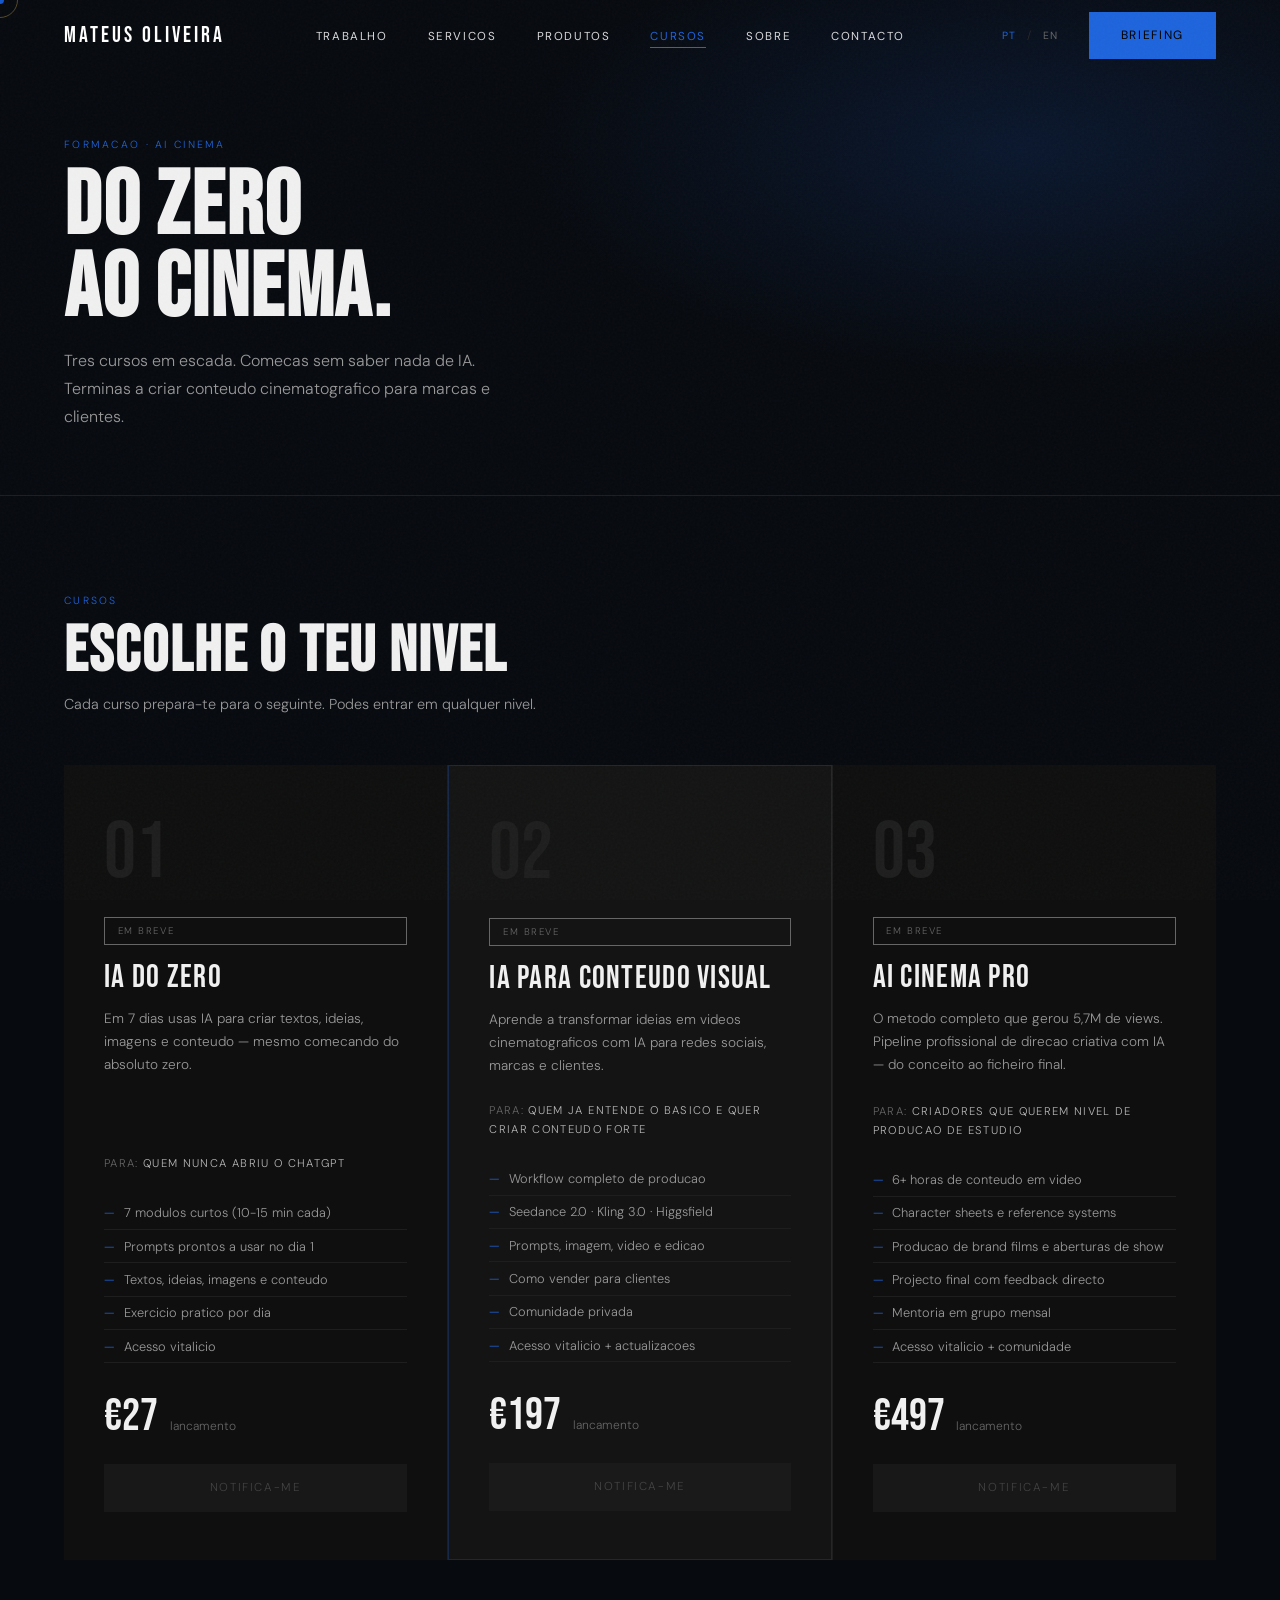
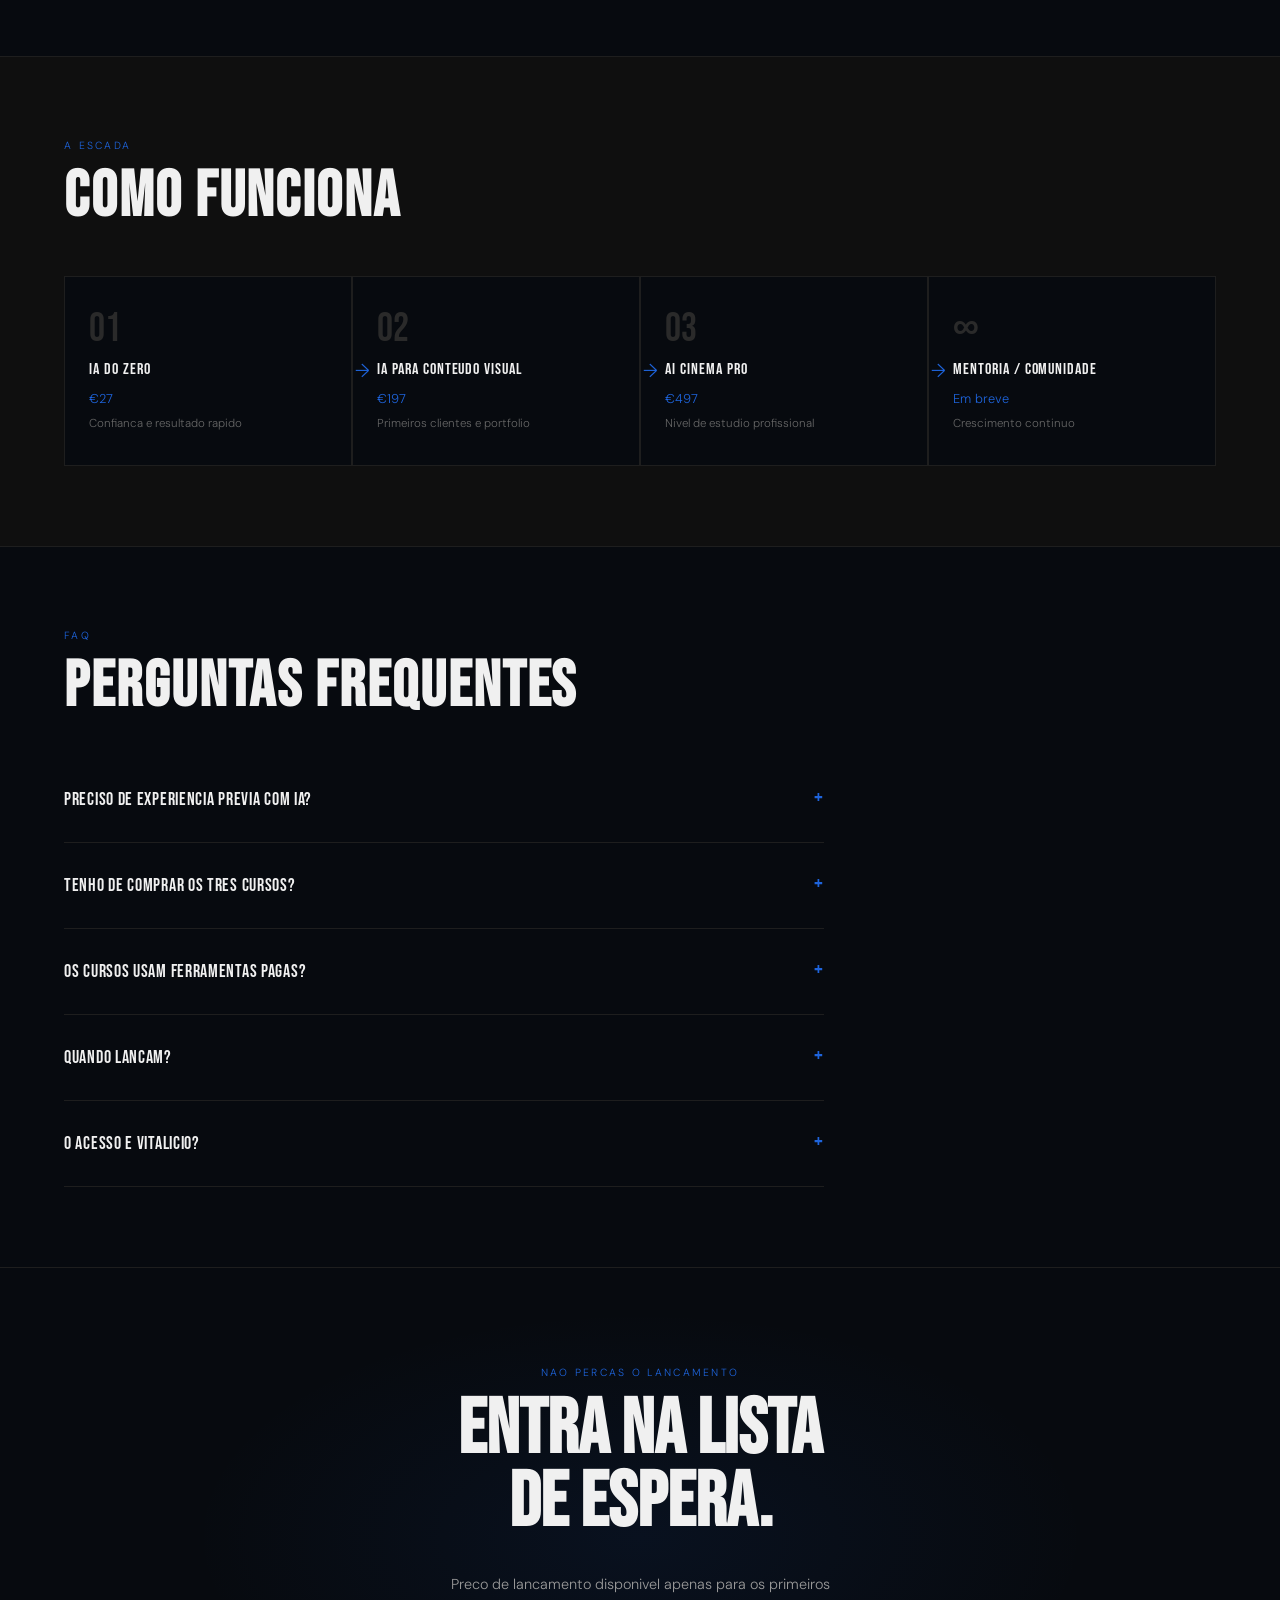
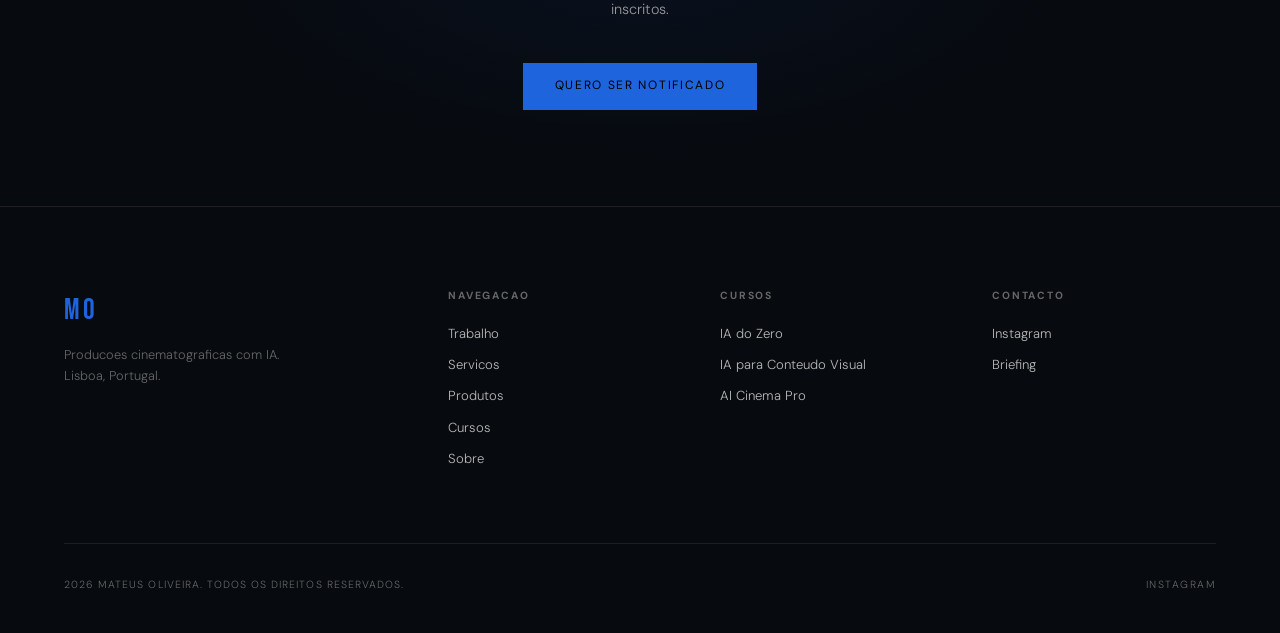
<file: courses.html>
<!DOCTYPE html>
<html lang="pt">
<head>
  <meta charset="UTF-8" />
  <meta name="viewport" content="width=device-width, initial-scale=1.0" />
  <title>Cursos — Mateus Oliveira · AI Cinema</title>
  <meta name="description" content="Aprende a criar conteudo cinematografico com IA. De zero ao nivel profissional." />
  <link rel="icon" type="image/svg+xml" href="data:image/svg+xml,<svg xmlns='http://www.w3.org/2000/svg' viewBox='0 0 32 32'><rect width='32' height='32' fill='%23070A0F'/><text x='16' y='22' text-anchor='middle' font-size='18' fill='%231E64DC' font-family='serif'>M</text></svg>" />
  <link rel="stylesheet" href="css/style.css" />
  <style>
    /* ── PAGE HERO ─────────────────────────────────────── */
    .page-hero {
      min-height: 50vh;
      display: flex; flex-direction: column;
      justify-content: flex-end;
      padding: calc(var(--nav-h) + 4rem) 4rem 4rem;
      position: relative; overflow: hidden;
      border-bottom: 1px solid var(--border);
    }
    .page-hero-bg {
      position: absolute; inset: 0; z-index: 0;
      background: radial-gradient(ellipse 60% 70% at 80% 30%, rgba(30,100,220,.15) 0%, transparent 65%);
    }
    .page-hero-content { position: relative; z-index: 1; }
    .page-hero h1 {
      font-family: var(--font-display);
      font-size: clamp(3.5rem, 7vw, 7rem);
      line-height: .92; letter-spacing: .02em;
      margin: .6rem 0 1rem;
    }
    .page-hero-sub {
      font-size: 1rem; font-weight: 300;
      color: var(--grey2); max-width: 480px;
      line-height: 1.75;
    }

    /* ── ESCADA ────────────────────────────────────────── */
    .courses-section { padding: 6rem 4rem; }
    .courses-grid {
      display: grid;
      grid-template-columns: repeat(3, 1fr);
      gap: 1px; background: var(--border);
      margin-top: 3rem;
    }
    .course-card {
      background: var(--bg2);
      padding: 3rem 2.5rem;
      position: relative;
      transition: background .25s;
      display: flex; flex-direction: column;
    }
    .course-card:hover { background: var(--bg3); }
    .course-card.featured {
      background: var(--bg3);
      border: 1px solid rgba(30,100,220,.25);
    }
    .course-step {
      font-family: var(--font-display);
      font-size: 5rem; color: var(--border);
      line-height: 1; margin-bottom: 1.5rem;
      transition: color .25s;
    }
    .course-card:hover .course-step { color: var(--border2); }
    .course-badge {
      display: inline-block;
      font-size: .6rem; letter-spacing: .16em;
      text-transform: uppercase;
      padding: .3rem .8rem; margin-bottom: 1rem;
      border: 1px solid;
    }
    .badge-soon { border-color: var(--grey); color: var(--grey); }
    .badge-live { border-color: var(--gold); color: var(--gold); background: rgba(30,100,220,.08); }
    .badge-featured { background: var(--gold); border-color: var(--gold); color: #000; font-weight: 500; }
    .course-name {
      font-family: var(--font-display);
      font-size: 2rem; letter-spacing: .04em;
      line-height: 1.05; margin-bottom: .8rem;
    }
    .course-promise {
      font-size: .85rem; font-weight: 300;
      color: var(--grey2); line-height: 1.7;
      margin-bottom: 1.5rem; flex: 1;
    }
    .course-for {
      font-size: .7rem; letter-spacing: .12em;
      text-transform: uppercase; color: var(--grey);
      margin-bottom: 1.5rem;
    }
    .course-for span { color: var(--white2); }
    .course-includes {
      list-style: none; margin-bottom: 2rem;
    }
    .course-includes li {
      font-size: .8rem; color: var(--grey2);
      padding: .35rem 0;
      border-bottom: 1px solid var(--border);
      display: flex; gap: .6rem; align-items: flex-start;
    }
    .course-includes li::before {
      content: '—'; color: var(--gold); flex-shrink: 0;
    }
    .course-price {
      font-family: var(--font-display);
      font-size: 2.8rem; color: var(--white);
      line-height: 1; margin-bottom: 1.5rem;
    }
    .course-price .price-note {
      font-family: var(--font-body);
      font-size: .75rem; color: var(--grey);
      font-weight: 300; margin-left: .3rem;
    }
    .course-btn {
      display: block; text-align: center;
      font-size: .72rem; letter-spacing: .14em;
      text-transform: uppercase; padding: .9rem;
      border: none; cursor: pointer;
      transition: all .2s; text-decoration: none;
      font-family: var(--font-body);
    }
    .course-btn-primary { background: var(--gold); color: #000; font-weight: 500; }
    .course-btn-primary:hover { background: var(--gold-lite); transform: translateY(-1px); }
    .course-btn-outline {
      background: transparent; color: var(--grey2);
      border: 1px solid var(--border2);
    }
    .course-btn-outline:hover { border-color: var(--gold); color: var(--gold); }
    .course-btn-disabled {
      background: var(--border); color: var(--grey);
      cursor: not-allowed; opacity: .6;
    }

    /* ── ESCADA VISUAL ─────────────────────────────────── */
    .ladder-section {
      padding: 5rem 4rem;
      background: var(--bg2);
      border-top: 1px solid var(--border);
      border-bottom: 1px solid var(--border);
    }
    .ladder-steps {
      display: flex; align-items: center;
      gap: 0; margin-top: 3rem;
      overflow-x: auto;
    }
    .ladder-step {
      flex: 1; padding: 2rem 1.5rem;
      border: 1px solid var(--border);
      position: relative; background: var(--bg);
      min-width: 200px;
    }
    .ladder-step::after {
      content: '→';
      position: absolute; right: -1.2rem; top: 50%;
      transform: translateY(-50%);
      font-size: 1.2rem; color: var(--gold); z-index: 2;
    }
    .ladder-step:last-child::after { display: none; }
    .ladder-step-n {
      font-family: var(--font-display);
      font-size: 2.5rem; color: var(--border2); line-height: 1;
    }
    .ladder-step-name {
      font-family: var(--font-display);
      font-size: 1rem; letter-spacing: .06em;
      margin: .5rem 0 .3rem;
    }
    .ladder-step-price {
      font-size: .8rem; color: var(--gold);
    }
    .ladder-step-desc {
      font-size: .72rem; color: var(--grey); margin-top: .3rem;
    }

    /* ── FAQ ───────────────────────────────────────────── */
    .faq-section { padding: 5rem 4rem; }
    .faq-list { margin-top: 2.5rem; max-width: 760px; }
    .faq-item {
      border-bottom: 1px solid var(--border);
      padding: 1.5rem 0;
    }
    .faq-q {
      font-family: var(--font-display);
      font-size: 1.1rem; letter-spacing: .04em;
      cursor: pointer; display: flex;
      justify-content: space-between; align-items: center;
    }
    .faq-q::after { content: '+'; color: var(--gold); font-size: 1.4rem; }
    .faq-a {
      font-size: .85rem; font-weight: 300;
      color: var(--grey2); line-height: 1.75;
      margin-top: 1rem; display: none;
    }
    .faq-item.open .faq-q::after { content: '−'; }
    .faq-item.open .faq-a { display: block; }

    /* ── CTA FINAL ─────────────────────────────────────── */
    .final-cta {
      padding: 6rem 4rem; text-align: center;
      border-top: 1px solid var(--border);
      position: relative; overflow: hidden;
    }
    .final-cta-bg {
      position: absolute; inset: 0;
      background: radial-gradient(ellipse 50% 60% at 50% 50%, rgba(30,100,220,.08) 0%, transparent 70%);
    }
    .final-cta-content { position: relative; z-index: 1; }
    .final-cta h2 {
      font-family: var(--font-display);
      font-size: clamp(3rem, 6vw, 5.5rem);
      line-height: .95; margin: .8rem 0 2rem;
    }

    /* RESPONSIVE */
    @media (max-width: 1024px) {
      .courses-grid { grid-template-columns: 1fr 1fr; }
      .ladder-section { padding: 3rem 2rem; }
    }
    @media (max-width: 768px) {
      .page-hero { padding: calc(var(--nav-h) + 2rem) 1.5rem 3rem; }
      .courses-section { padding: 3rem 1.5rem; }
      .courses-grid { grid-template-columns: 1fr; }
      .faq-section { padding: 3rem 1.5rem; }
      .final-cta { padding: 4rem 1.5rem; }
    }
  </style>
</head>
<body>

<div class="page-loader">
  <div class="loader-logo">MO</div>
  <div class="loader-bar"><div class="loader-progress"></div></div>
</div>

<div class="grain"></div>
<div class="cursor"></div>
<div class="cursor-ring"></div>

<nav>
  <a href="index.html" class="nav-logo">Mateus Oliveira</a>
  <ul class="nav-links">
    <li><a href="work.html">Trabalho</a></li>
    <li><a href="services.html">Servicos</a></li>
    <li><a href="products.html">Produtos</a></li>
    <li><a href="courses.html" class="active">Cursos</a></li>
    <li><a href="about.html">Sobre</a></li>
    <li><a href="contact.html">Contacto</a></li>
  </ul>
  <div class="nav-right">
    <div class="lang-toggle">
      <button class="lang-btn active" data-lang="pt">PT</button>
      <span class="lang-sep">/</span>
      <button class="lang-btn" data-lang="en">EN</button>
    </div>
    <a href="contact.html" class="nav-cta btn">Briefing</a>
  </div>
  <button class="nav-hamburger" aria-label="Menu">
    <span></span><span></span><span></span>
  </button>
</nav>

<div class="nav-mobile">
  <a href="work.html">Trabalho</a>
  <a href="services.html">Servicos</a>
  <a href="products.html">Produtos</a>
  <a href="courses.html">Cursos</a>
  <a href="about.html">Sobre</a>
  <a href="contact.html">Contacto</a>
</div>

<!-- HERO -->
<section class="page-hero">
  <div class="page-hero-bg"></div>
  <div class="page-hero-content">
    <p class="section-eyebrow reveal">Formacao · AI Cinema</p>
    <h1 class="reveal reveal-delay-1">Do zero<br>ao cinema.</h1>
    <p class="page-hero-sub reveal reveal-delay-2">
      Tres cursos em escada. Comecas sem saber nada de IA.
      Terminas a criar conteudo cinematografico para marcas e clientes.
    </p>
  </div>
</section>

<!-- CURSOS -->
<section class="courses-section">
  <div class="container">
    <p class="section-eyebrow reveal">Cursos</p>
    <h2 class="section-title reveal reveal-delay-1">Escolhe o teu nivel</h2>
    <p class="section-sub reveal reveal-delay-2">
      Cada curso prepara-te para o seguinte. Podes entrar em qualquer nivel.
    </p>
  </div>

  <div class="courses-grid reveal reveal-delay-2">

    <!-- CURSO 1 — IA DO ZERO -->
    <div class="course-card">
      <div class="course-step">01</div>
      <span class="course-badge badge-soon">Em breve</span>
      <div class="course-name">IA do Zero</div>
      <p class="course-promise">
        Em 7 dias usas IA para criar textos, ideias, imagens e conteudo —
        mesmo comecando do absoluto zero.
      </p>
      <p class="course-for">Para: <span>quem nunca abriu o ChatGPT</span></p>
      <ul class="course-includes">
        <li>7 modulos curtos (10-15 min cada)</li>
        <li>Prompts prontos a usar no dia 1</li>
        <li>Textos, ideias, imagens e conteudo</li>
        <li>Exercicio pratico por dia</li>
        <li>Acesso vitalicio</li>
      </ul>
      <div class="course-price">€27 <span class="price-note">lancamento</span></div>
      <a href="#" class="course-btn course-btn-disabled">Notifica-me</a>
    </div>

    <!-- CURSO 2 — IA PARA CONTEUDO VISUAL -->
    <div class="course-card featured">
      <div class="course-step">02</div>
      <span class="course-badge badge-soon">Em breve</span>
      <div class="course-name">IA para Conteudo Visual</div>
      <p class="course-promise">
        Aprende a transformar ideias em videos cinematograficos com IA
        para redes sociais, marcas e clientes.
      </p>
      <p class="course-for">Para: <span>quem ja entende o basico e quer criar conteudo forte</span></p>
      <ul class="course-includes">
        <li>Workflow completo de producao</li>
        <li>Seedance 2.0 · Kling 3.0 · Higgsfield</li>
        <li>Prompts, imagem, video e edicao</li>
        <li>Como vender para clientes</li>
        <li>Comunidade privada</li>
        <li>Acesso vitalicio + actualizacoes</li>
      </ul>
      <div class="course-price">€197 <span class="price-note">lancamento</span></div>
      <a href="#" class="course-btn course-btn-disabled">Notifica-me</a>
    </div>

    <!-- CURSO 3 — AI CINEMA PRO -->
    <div class="course-card">
      <div class="course-step">03</div>
      <span class="course-badge badge-soon">Em breve</span>
      <div class="course-name">AI Cinema Pro</div>
      <p class="course-promise">
        O metodo completo que gerou 5,7M de views.
        Pipeline profissional de direcao criativa com IA — do conceito ao ficheiro final.
      </p>
      <p class="course-for">Para: <span>criadores que querem nivel de producao de estudio</span></p>
      <ul class="course-includes">
        <li>6+ horas de conteudo em video</li>
        <li>Character sheets e reference systems</li>
        <li>Producao de brand films e aberturas de show</li>
        <li>Projecto final com feedback directo</li>
        <li>Mentoria em grupo mensal</li>
        <li>Acesso vitalicio + comunidade</li>
      </ul>
      <div class="course-price">€497 <span class="price-note">lancamento</span></div>
      <a href="#" class="course-btn course-btn-disabled">Notifica-me</a>
    </div>

  </div>
</section>

<!-- ESCADA VISUAL -->
<div class="ladder-section">
  <div class="container">
    <p class="section-eyebrow reveal">A Escada</p>
    <h2 class="section-title reveal reveal-delay-1">Como funciona</h2>
  </div>
  <div class="ladder-steps reveal reveal-delay-2">
    <div class="ladder-step">
      <div class="ladder-step-n">01</div>
      <div class="ladder-step-name">IA do Zero</div>
      <div class="ladder-step-price">€27</div>
      <div class="ladder-step-desc">Confianca e resultado rapido</div>
    </div>
    <div class="ladder-step">
      <div class="ladder-step-n">02</div>
      <div class="ladder-step-name">IA para Conteudo Visual</div>
      <div class="ladder-step-price">€197</div>
      <div class="ladder-step-desc">Primeiros clientes e portfolio</div>
    </div>
    <div class="ladder-step">
      <div class="ladder-step-n">03</div>
      <div class="ladder-step-name">AI Cinema Pro</div>
      <div class="ladder-step-price">€497</div>
      <div class="ladder-step-desc">Nivel de estudio profissional</div>
    </div>
    <div class="ladder-step">
      <div class="ladder-step-n">∞</div>
      <div class="ladder-step-name">Mentoria / Comunidade</div>
      <div class="ladder-step-price">Em breve</div>
      <div class="ladder-step-desc">Crescimento continuo</div>
    </div>
  </div>
</div>

<!-- FAQ -->
<section class="faq-section">
  <div class="container">
    <p class="section-eyebrow reveal">FAQ</p>
    <h2 class="section-title reveal reveal-delay-1">Perguntas frequentes</h2>
  </div>
  <div class="faq-list reveal reveal-delay-2">
    <div class="faq-item">
      <div class="faq-q">Preciso de experiencia previa com IA?</div>
      <div class="faq-a">Nao. O curso IA do Zero foi desenhado especificamente para quem nunca usou IA. Comecas do absoluto zero e em 7 dias ja tens resultados reais.</div>
    </div>
    <div class="faq-item">
      <div class="faq-q">Tenho de comprar os tres cursos?</div>
      <div class="faq-a">Nao. Podes entrar directamente no nivel que faz sentido para ti. Se ja tens experiencia com IA, podes comecar no Curso 2 ou 3. A escada e uma sugestao, nao uma obrigacao.</div>
    </div>
    <div class="faq-item">
      <div class="faq-q">Os cursos usam ferramentas pagas?</div>
      <div class="faq-a">O Curso 1 usa apenas ferramentas gratuitas. Os Cursos 2 e 3 usam ferramentas como Seedance, Kling e Higgsfield — algumas tem versao gratuita, outras requerem subscricao. O investimento nas ferramentas e separado do curso.</div>
    </div>
    <div class="faq-item">
      <div class="faq-q">Quando lancam?</div>
      <div class="faq-a">Os tres cursos estao em producao. Para seres o primeiro a saber da data de lancamento e garantires o preco de lancamento, clica em Notifica-me em qualquer um dos cursos.</div>
    </div>
    <div class="faq-item">
      <div class="faq-q">O acesso e vitalicio?</div>
      <div class="faq-a">Sim. Pagas uma vez e tens acesso para sempre, incluindo actualizacoes futuras do conteudo.</div>
    </div>
  </div>
</section>

<!-- FINAL CTA -->
<section class="final-cta">
  <div class="final-cta-bg"></div>
  <div class="final-cta-content">
    <p class="section-eyebrow reveal">Nao percas o lancamento</p>
    <h2 class="reveal reveal-delay-1">Entra na lista<br>de espera.</h2>
    <p class="section-sub reveal reveal-delay-2" style="margin:0 auto 2.5rem;text-align:center;max-width:420px">
      Preco de lancamento disponivel apenas para os primeiros inscritos.
    </p>
    <a href="https://tally.so/r/0QbJKA" target="_blank" class="btn btn-gold reveal reveal-delay-3">
      Quero ser notificado
    </a>
  </div>
</section>

<!-- FOOTER -->
<footer>
  <div class="footer-grid">
    <div>
      <div class="footer-logo">MO</div>
      <p class="footer-tagline">Producoes cinematograficas com IA. Lisboa, Portugal.</p>
    </div>
    <div class="footer-col">
      <h4>Navegacao</h4>
      <a href="work.html">Trabalho</a>
      <a href="services.html">Servicos</a>
      <a href="products.html">Produtos</a>
      <a href="courses.html">Cursos</a>
      <a href="about.html">Sobre</a>
    </div>
    <div class="footer-col">
      <h4>Cursos</h4>
      <a href="courses.html">IA do Zero</a>
      <a href="courses.html">IA para Conteudo Visual</a>
      <a href="courses.html">AI Cinema Pro</a>
    </div>
    <div class="footer-col">
      <h4>Contacto</h4>
      <a href="https://instagram.com/mateusoliveira.ai" target="_blank">Instagram</a>
      <a href="contact.html">Briefing</a>
    </div>
  </div>
  <div class="footer-bottom">
    <p class="footer-copy">2026 Mateus Oliveira. Todos os direitos reservados.</p>
    <div class="footer-social">
      <a href="https://instagram.com/mateusoliveira.ai" target="_blank">Instagram</a>
    </div>
  </div>
</footer>

<script>
// FAQ toggle
document.querySelectorAll('.faq-item').forEach(item => {
  item.querySelector('.faq-q').addEventListener('click', () => {
    item.classList.toggle('open');
  });
});
</script>
<script src="js/i18n.js"></script>
<script src="js/main.js"></script>
</body>
</html>
</file>
<file: css/style.css>
/* ============================================================
   MATEUS OLIVEIRA — Global Styles
   Dark Cinematic · AI Cinema · 2026
   ============================================================ */

@import url('https://fonts.googleapis.com/css2?family=Bebas+Neue&family=DM+Sans:ital,opsz,wght@0,9..40,300;0,9..40,400;0,9..40,500;1,9..40,300&display=swap');

/* ── TOKENS ─────────────────────────────────────────────── */
:root {
  --gold:       #1E64DC;
  --gold-lite:  #4080FF;
  --gold-dark:  #0A3A8A;
  --bg:         #070A0F;
  --bg2:        #0F0F0F;
  --bg3:        #141414;
  --bg4:        #1A1A1A;
  --white:      #F0F0F0;
  --white2:     #B8B8B8;
  --grey:       #666666;
  --grey2:      #999999;
  --border:     #1E1E1E;
  --border2:    #2A2A2A;

  --font-display: 'Bebas Neue', sans-serif;
  --font-body:    'DM Sans', sans-serif;

  --nav-h: 72px;
  --section-pad: 7rem 4rem;
  --max-w: 1280px;

  --ease-out: cubic-bezier(0.16, 1, 0.3, 1);
  --ease-in-out: cubic-bezier(0.87, 0, 0.13, 1);
}

/* ── RESET ──────────────────────────────────────────────── */
*, *::before, *::after { margin: 0; padding: 0; box-sizing: border-box; }
html { scroll-behavior: smooth; font-size: 16px; }
body {
  background: var(--bg);
  color: var(--white);
  font-family: var(--font-body);
  font-weight: 300;
  line-height: 1.65;
  overflow-x: hidden;
  -webkit-font-smoothing: antialiased;
}
img, video { display: block; max-width: 100%; }
a { color: inherit; text-decoration: none; }
button { cursor: pointer; font-family: var(--font-body); }
ul { list-style: none; }

/* ── GRAIN OVERLAY ──────────────────────────────────────── */
.grain {
  position: fixed; inset: 0; pointer-events: none; z-index: 9999;
  opacity: .028;
  background-image: url("data:image/svg+xml,%3Csvg viewBox='0 0 512 512' xmlns='http://www.w3.org/2000/svg'%3E%3Cfilter id='n'%3E%3CfeTurbulence type='fractalNoise' baseFrequency='.75' numOctaves='4' stitchTiles='stitch'/%3E%3C/filter%3E%3Crect width='100%25' height='100%25' filter='url(%23n)'/%3E%3C/svg%3E");
}

/* ── CURSOR ─────────────────────────────────────────────── */
body { cursor: none; }
.cursor {
  position: fixed; top: 0; left: 0; width: 8px; height: 8px;
  background: var(--gold); border-radius: 50%; pointer-events: none;
  z-index: 10000; transform: translate(-50%, -50%);
  transition: transform .1s var(--ease-out), opacity .2s;
  mix-blend-mode: difference;
}
.cursor-ring {
  position: fixed; top: 0; left: 0; width: 36px; height: 36px;
  border: 1px solid rgba(201,168,76,.4); border-radius: 50%;
  pointer-events: none; z-index: 9999;
  transform: translate(-50%, -50%);
  transition: transform .18s var(--ease-out), width .2s, height .2s, opacity .2s;
}
.cursor-ring.hovered { width: 60px; height: 60px; border-color: var(--gold); }

/* ── SCROLLBAR ──────────────────────────────────────────── */
::-webkit-scrollbar { width: 3px; }
::-webkit-scrollbar-track { background: var(--bg); }
::-webkit-scrollbar-thumb { background: var(--gold-dark); border-radius: 2px; }

/* ── NAVIGATION ─────────────────────────────────────────── */
nav {
  position: fixed; top: 0; left: 0; right: 0; z-index: 1000;
  height: var(--nav-h);
  display: flex; align-items: center; justify-content: space-between;
  padding: 0 4rem;
  border-bottom: 1px solid transparent;
  transition: background .3s, border-color .3s, backdrop-filter .3s;
}
nav.scrolled {
  background: rgba(8,8,8,.92);
  backdrop-filter: blur(16px);
  border-color: var(--border);
}
.nav-logo {
  font-family: var(--font-display);
  font-size: 1.35rem; letter-spacing: .14em;
  color: #fff;
  transition: color .2s;
}
.nav-logo:hover { color: var(--gold-lite); }
.nav-links {
  display: flex; gap: 2.5rem;
}
.nav-links a {
  font-size: .72rem; font-weight: 400;
  letter-spacing: .14em; text-transform: uppercase;
  color: rgba(255,255,255,.85);
  transition: color .2s;
  position: relative;
}
.nav-links a::after {
  content: ''; position: absolute; bottom: -4px; left: 0;
  width: 0; height: 1px; background: var(--gold);
  transition: width .25s var(--ease-out);
}
.nav-links a:hover, .nav-links a.active { color: var(--gold); }
.nav-links a:hover::after, .nav-links a.active::after { width: 100%; }
.nav-right { display: flex; align-items: center; gap: 1.5rem; }
.lang-toggle {
  display: flex; gap: .3rem;
}
.lang-btn {
  font-size: .65rem; letter-spacing: .12em;
  font-family: var(--font-body); font-weight: 400;
  background: none; border: none;
  color: var(--grey); padding: .2rem .4rem;
  transition: color .2s;
}
.lang-btn.active, .lang-btn:hover { color: var(--gold); }
.lang-sep { color: var(--border2); font-size: .7rem; }
.nav-cta {
  background: var(--gold); color: #000;
  font-size: .7rem; font-weight: 500;
  letter-spacing: .12em; text-transform: uppercase;
  padding: .55rem 1.4rem; border: none;
  transition: background .2s, transform .15s;
}
.nav-cta:hover { background: var(--gold-lite); transform: translateY(-1px); }

/* ── MOBILE NAV TOGGLE ──────────────────────────────────── */
.nav-hamburger {
  display: none; flex-direction: column; gap: 5px;
  background: none; border: none; padding: .4rem;
}
.nav-hamburger span {
  display: block; width: 24px; height: 1px;
  background: var(--white2); transition: all .25s;
}
.nav-mobile {
  display: none; position: fixed;
  top: var(--nav-h); left: 0; right: 0; bottom: 0;
  background: rgba(8,8,8,.98);
  flex-direction: column; align-items: center;
  justify-content: center; gap: 2.5rem;
  z-index: 999;
}
.nav-mobile.open { display: flex; }
.nav-mobile a {
  font-family: var(--font-display);
  font-size: 3rem; letter-spacing: .08em;
  color: var(--white2);
  transition: color .2s;
}
.nav-mobile a:hover { color: var(--gold); }

/* ── BUTTONS ─────────────────────────────────────────────── */
.btn {
  display: inline-flex; align-items: center; gap: .5rem;
  font-family: var(--font-body); font-size: .75rem; font-weight: 400;
  letter-spacing: .14em; text-transform: uppercase;
  padding: .85rem 2rem; border: none;
  transition: all .2s var(--ease-out);
}
.btn-gold { background: var(--gold); color: #000; }
.btn-gold:hover { background: var(--gold-lite); transform: translateY(-2px); }
.btn-outline {
  background: transparent; color: var(--white2);
  border: 1px solid var(--border2);
}
.btn-outline:hover { border-color: var(--gold); color: var(--gold); }
.btn-ghost {
  background: transparent; color: var(--grey2); border: none; padding: 0;
}
.btn-ghost:hover { color: var(--gold); }
.btn svg { width: 14px; height: 14px; }

/* ── SECTION BASE ────────────────────────────────────────── */
section { padding: var(--section-pad); }
.container { max-width: var(--max-w); margin: 0 auto; }
.section-eyebrow {
  font-size: .65rem; letter-spacing: .22em;
  text-transform: uppercase; color: var(--gold);
  margin-bottom: .8rem;
}
.section-title {
  font-family: var(--font-display);
  font-size: clamp(2.8rem, 5vw, 4.5rem);
  line-height: .95; letter-spacing: .03em;
  margin-bottom: .6rem;
}
.section-sub {
  font-size: .9rem; font-weight: 300;
  color: var(--grey2); max-width: 500px;
  line-height: 1.75;
}

/* ── GOLD LINE DIVIDER ───────────────────────────────────── */
.gold-line {
  height: 1px; width: 100%;
  background: linear-gradient(90deg, transparent, var(--gold), transparent);
  opacity: .3;
}
.gold-line-solid {
  height: 1px; background: var(--border);
}

/* ── CARD BASE ───────────────────────────────────────────── */
.card {
  background: var(--bg2);
  border: 1px solid var(--border);
  transition: border-color .25s, background .25s;
}
.card:hover { border-color: var(--border2); background: var(--bg3); }

/* ── TAGS / BADGES ───────────────────────────────────────── */
.badge {
  display: inline-block;
  font-size: .6rem; letter-spacing: .14em; text-transform: uppercase;
  padding: .25rem .65rem;
  border: 1px solid var(--border2); color: var(--white2);
}
.badge-gold {
  background: var(--gold); color: #000; border-color: var(--gold);
  font-weight: 500;
}

/* ── ANIMATE ON SCROLL ───────────────────────────────────── */
.reveal {
  opacity: 0; transform: translateY(28px);
  transition: opacity .7s var(--ease-out), transform .7s var(--ease-out);
}
.reveal.visible { opacity: 1; transform: none; }
.reveal-delay-1 { transition-delay: .1s; }
.reveal-delay-2 { transition-delay: .2s; }
.reveal-delay-3 { transition-delay: .3s; }
.reveal-delay-4 { transition-delay: .4s; }

/* ── FOOTER ──────────────────────────────────────────────── */
footer {
  padding: 5rem 4rem 2.5rem;
  border-top: 1px solid var(--border);
}
.footer-grid {
  display: grid;
  grid-template-columns: 1.5fr repeat(3, 1fr);
  gap: 3rem;
  margin-bottom: 4rem;
}
.footer-logo {
  font-family: var(--font-display);
  font-size: 1.8rem; letter-spacing: .1em;
  color: var(--gold); margin-bottom: .6rem;
}
.footer-tagline {
  font-size: .8rem; color: var(--grey); line-height: 1.7;
  max-width: 240px;
}
.footer-col h4 {
  font-size: .65rem; letter-spacing: .18em;
  text-transform: uppercase; color: var(--grey);
  margin-bottom: 1.2rem;
}
.footer-col a {
  display: block; font-size: .82rem; color: var(--white2);
  margin-bottom: .6rem; transition: color .2s;
}
.footer-col a:hover { color: var(--gold); }
.footer-bottom {
  padding-top: 2rem; border-top: 1px solid var(--border);
  display: flex; justify-content: space-between;
  align-items: center;
}
.footer-copy {
  font-size: .65rem; letter-spacing: .1em;
  color: var(--grey); text-transform: uppercase;
}
.footer-social { display: flex; gap: 1.5rem; }
.footer-social a {
  font-size: .65rem; letter-spacing: .14em;
  text-transform: uppercase; color: var(--grey);
  transition: color .2s;
}
.footer-social a:hover { color: var(--gold); }

/* ── LOADER ──────────────────────────────────────────────── */
.page-loader {
  position: fixed; inset: 0; z-index: 99999;
  background: var(--bg);
  display: flex; align-items: center; justify-content: center;
  flex-direction: column; gap: 1.5rem;
  transition: opacity .5s, visibility .5s;
}
.page-loader.hidden { opacity: 0; visibility: hidden; }
.loader-logo {
  font-family: var(--font-display);
  font-size: 2rem; letter-spacing: .2em; color: var(--gold);
}
.loader-bar {
  width: 120px; height: 1px; background: var(--border2); overflow: hidden;
}
.loader-progress {
  height: 100%; width: 0; background: var(--gold);
  animation: load 1.2s var(--ease-out) forwards;
}
@keyframes load { to { width: 100%; } }

/* ── RESPONSIVE ──────────────────────────────────────────── */
@media (max-width: 1024px) {
  :root { --section-pad: 5rem 2.5rem; }
  nav { padding: 0 2.5rem; }
  footer { padding: 4rem 2.5rem 2rem; }
  .footer-grid { grid-template-columns: 1fr 1fr; }
}
@media (max-width: 768px) {
  :root { --section-pad: 4rem 1.5rem; }
  nav { padding: 0 1.5rem; }
  .nav-links, .nav-right { display: none; }
  .nav-hamburger { display: flex; }
  footer { padding: 3rem 1.5rem 2rem; }
  .footer-grid { grid-template-columns: 1fr; gap: 2rem; }
  .footer-bottom { flex-direction: column; gap: 1rem; text-align: center; }
  body { cursor: auto; }
  .cursor, .cursor-ring { display: none; }
}
</file>
